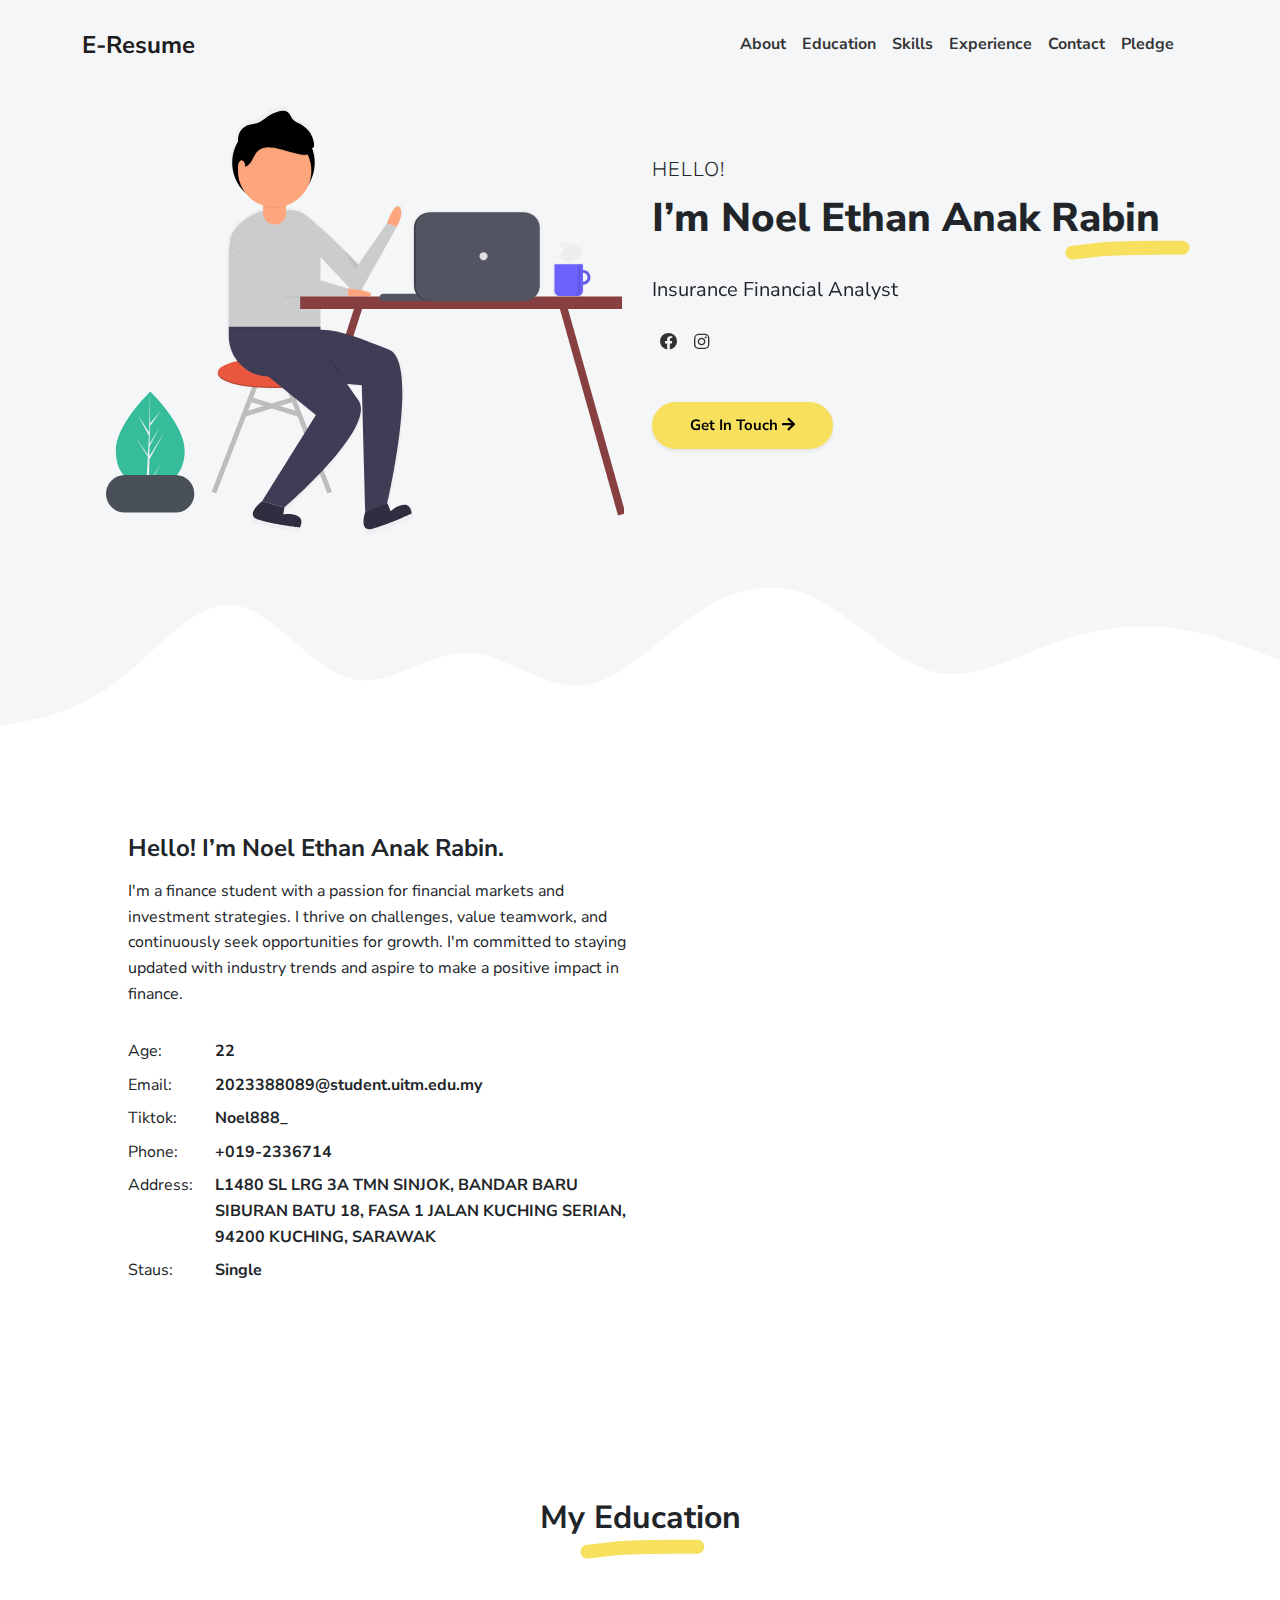
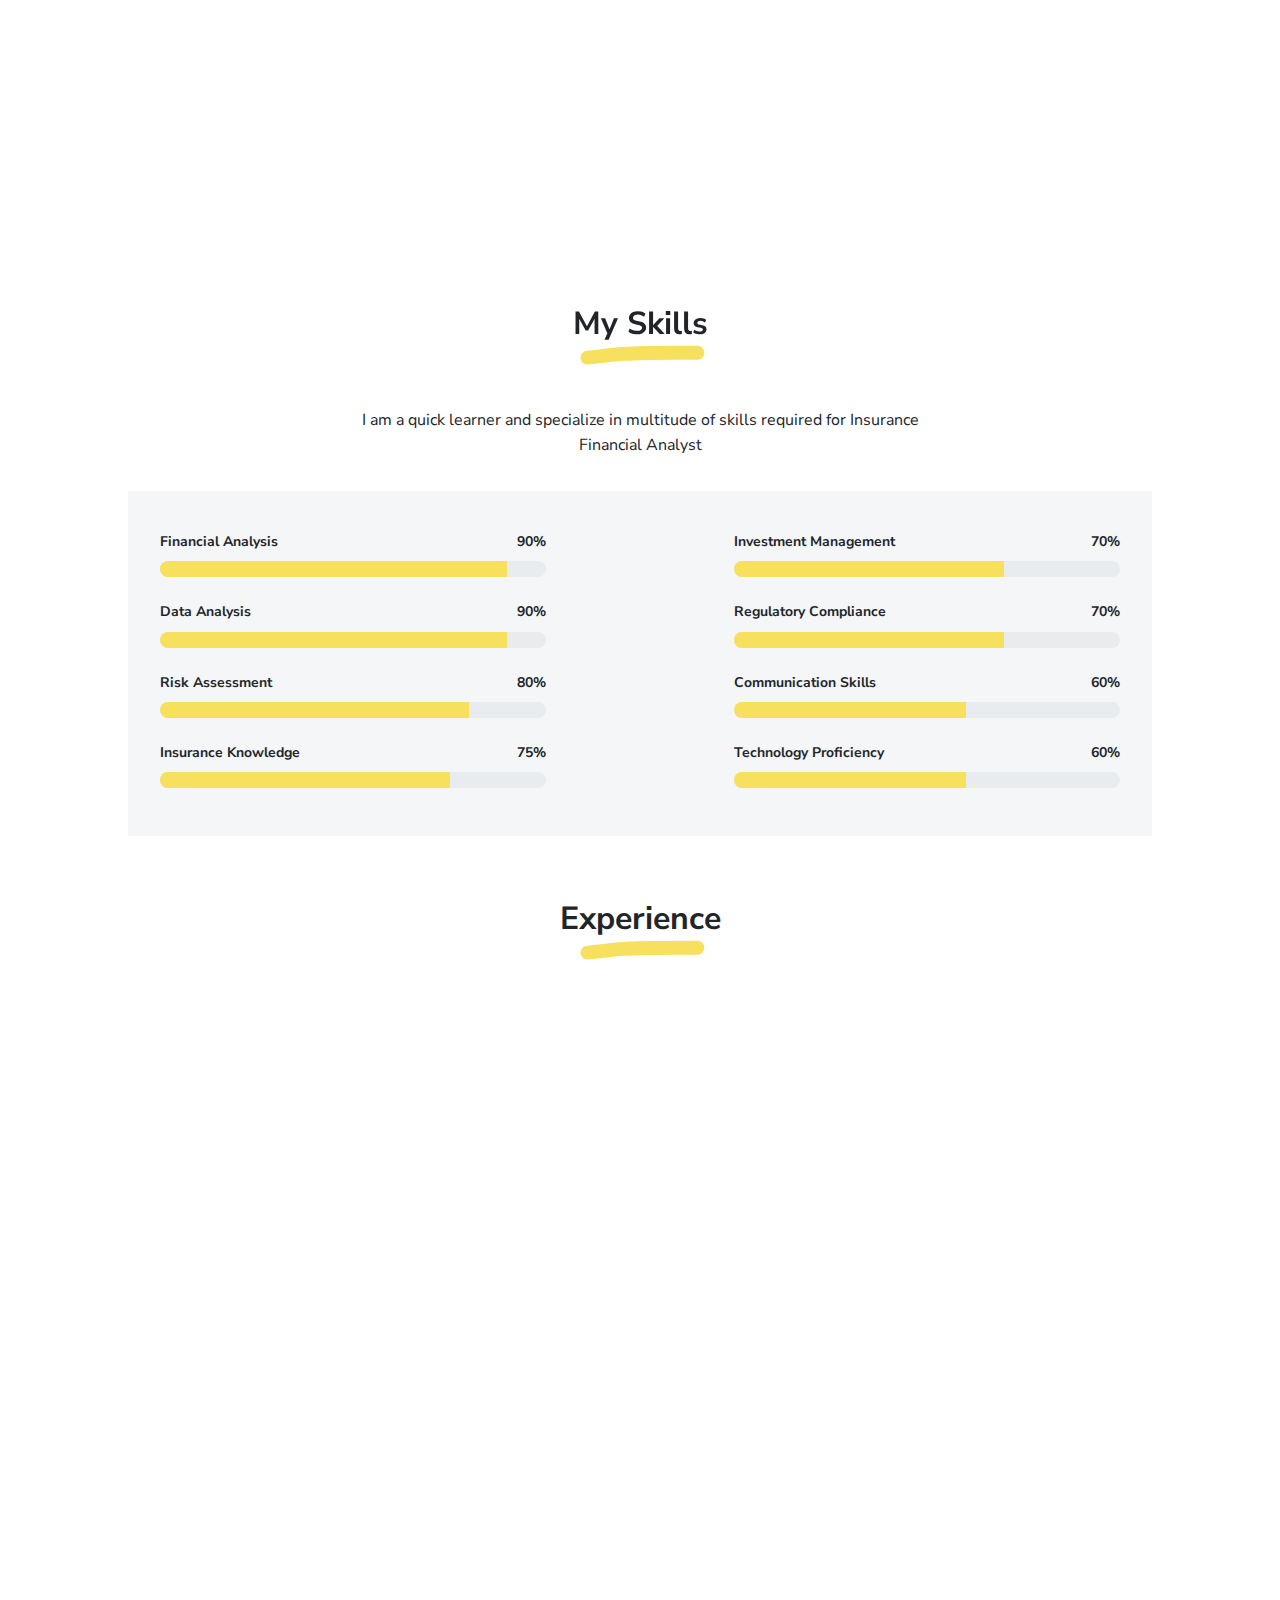
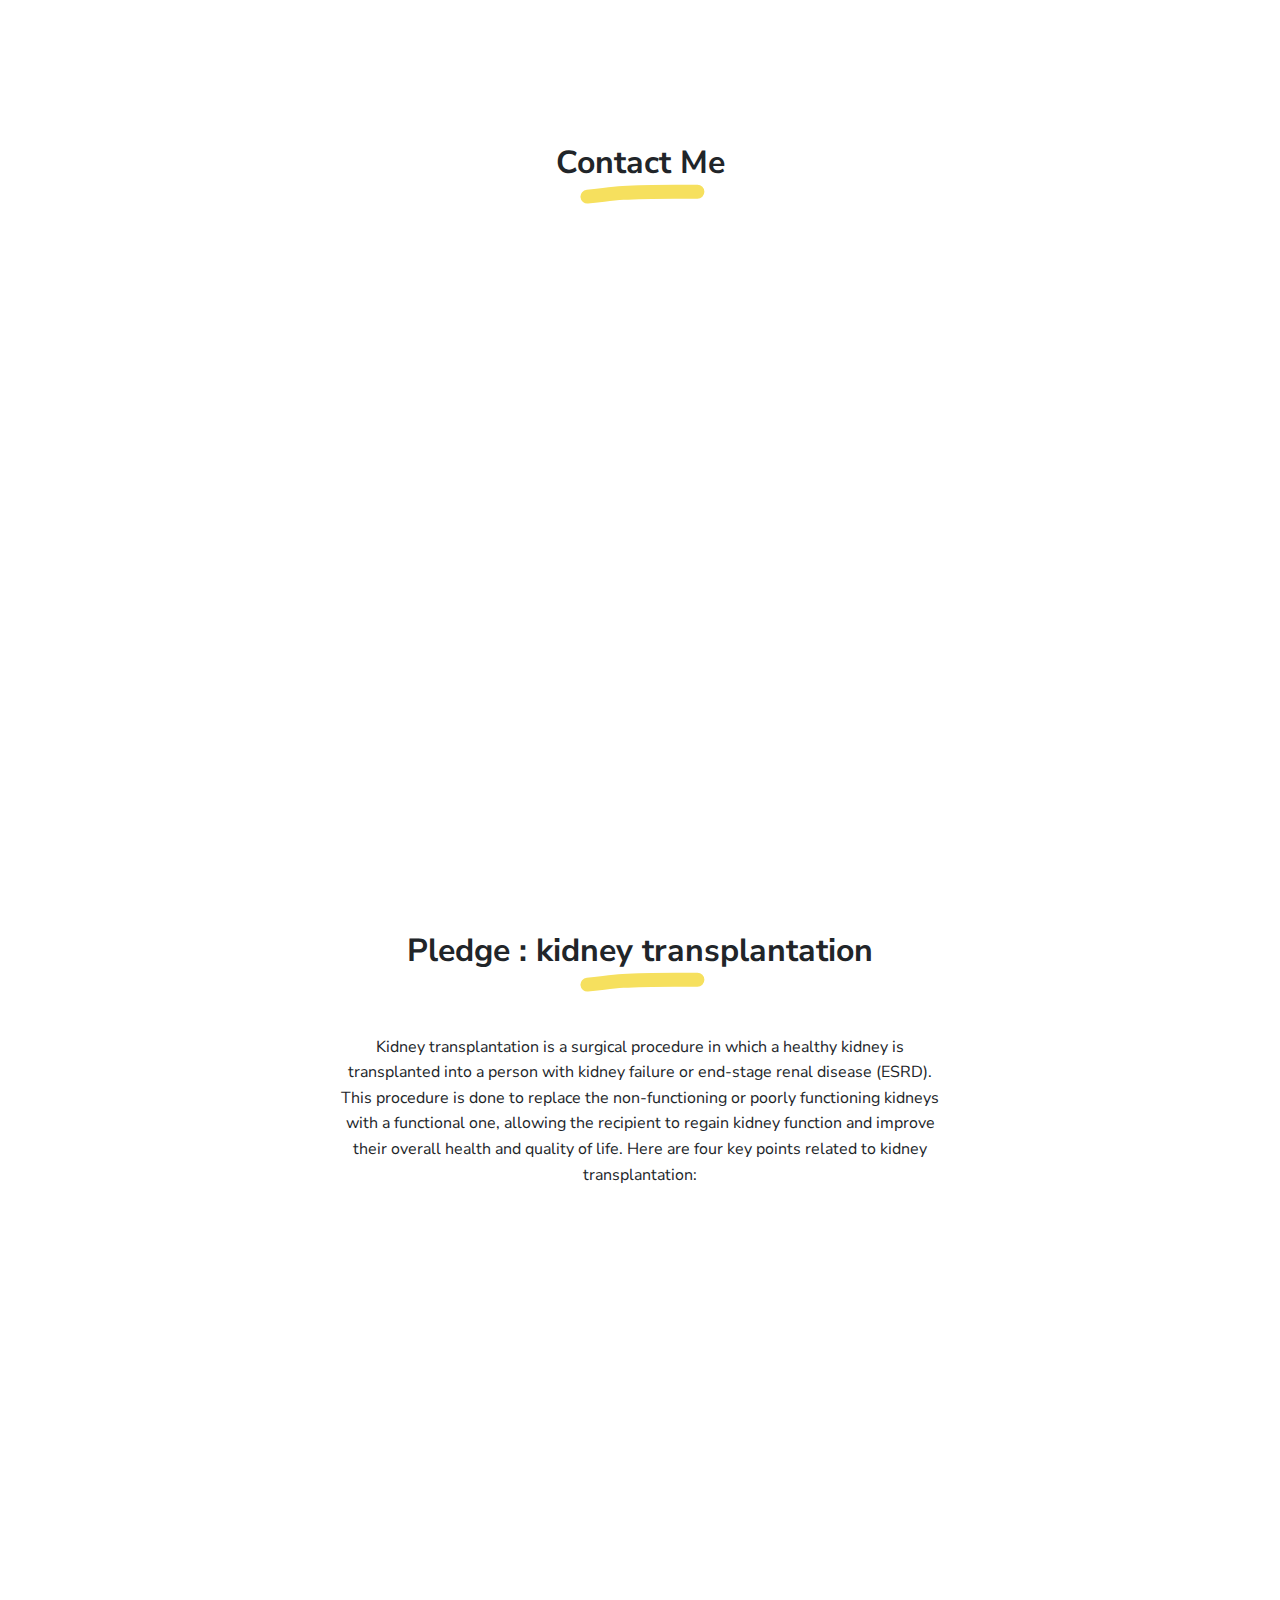
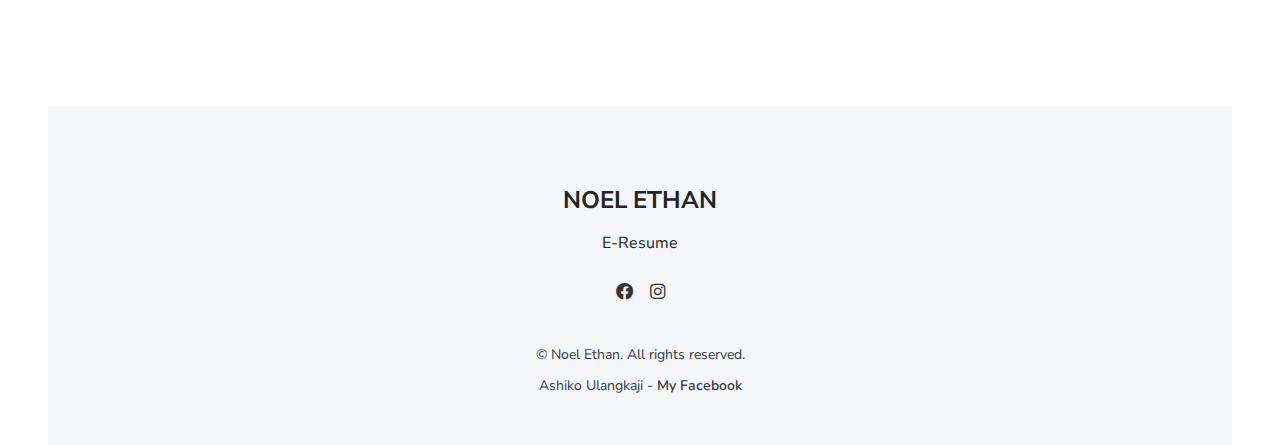
<file: index.html>
<!DOCTYPE html>
<!-- upto 2 directory depth-->
<html lang="en-US">
  <head>
    <meta charset="UTF-8">
    <meta http-equiv="X-UA-Compatible" content="IE=edge">
    <meta name="viewport" content="width=device-width, initial-scale=1">
    <title>NOEL ETHAN</title>
    <link rel="preconnect" href="https://fonts.gstatic.com" crossorigin="crossorigin"/>
    <link rel="preload" as="style" href="https://fonts.googleapis.com/css2?family=Nunito+Sans:wght@300;400;700;800&amp;display=swap"/>
    <link rel="stylesheet" href="https://fonts.googleapis.com/css2?family=Nunito+Sans:wght@300;400;700;800&amp;display=swap" media="print" onload="this.media='all'"/>
    <noscript>
      <link rel="stylesheet" href="https://fonts.googleapis.com/css2?family=Nunito+Sans:wght@300;400;700;800&amp;display=swap"/>
    </noscript>
    <link href="./css/font-awesome/css/all.min.css?ver=1.2.0" rel="stylesheet">
    <link href="./css/bootstrap-icons/bootstrap-icons.css?ver=1.2.0" rel="stylesheet">
    <link href="./css/bootstrap.min.css?ver=1.2.0" rel="stylesheet">
    <link href="./css/aos.css?ver=1.2.0" rel="stylesheet">
    <link href="./css/main.css?ver=1.2.0" rel="stylesheet">
    <noscript>
      <style type="text/css">
        [data-aos] {
            opacity: 1 !important;
            transform: translate(0) scale(1) !important;
        }
      </style>
    </noscript>
  </head>
  <body id="top">
    <header class="bg-light">
      <nav class="navbar navbar-expand-lg navbar-light bg-light" id="header-nav" role="navigation">
        <div class="container"><a class="link-dark navbar-brand site-title mb-0" href="#">E-Resume</a>
          <button class="navbar-toggler" type="button" data-bs-toggle="collapse" data-bs-target="#navbarSupportedContent" aria-controls="navbarSupportedContent" aria-expanded="false" aria-label="Toggle navigation"><span class="navbar-toggler-icon"></span></button>
          <div class="collapse navbar-collapse" id="navbarSupportedContent">
            <ul class="navbar-nav ms-auto me-2">
              <li class="nav-item"><a class="nav-link" href="#about">About</a></li>
              <li class="nav-item"><a class="nav-link" href="#achievement">Education</a></li>
              <li class="nav-item"><a class="nav-link" href="#skills">Skills</a></li>
             
              <li class="nav-item"><a class="nav-link" href="#experience">Experience</a></li>
              <li class="nav-item"><a class="nav-link" href="#contact">Contact</a></li>
                <li class="nav-item"><a class="nav-link" href="#pledge">Pledge</a></li>
            </ul>
          </div>
        </div>
      </nav>
    </header>
    <div class="page-content">
      <div id="content">
<header>
  <div class="cover bg-light">
    <div class="container px-3">
      <div class="row">
        <div class="col-lg-6 p-2"><img class="img-fluid" src="images/illustrations/hello3.svg" alt="hello"/></div>
        <div class="col-lg-6">
          <div class="mt-5">
            <p class="lead text-uppercase mb-1">Hello!</p>
            <h1 class="intro-title marker" data-aos="fade-left" data-aos-delay="50">I’m Noel Ethan Anak Rabin</h1>
            <p class="lead fw-normal mt-3" data-aos="fade-up" data-aos-delay="100">Insurance Financial Analyst</p>
            <div class="social-nav" data-aos="fade-up" data-aos-delay="200">
              <nav role="navigation">
                <ul class="nav justify-content-left">
                  <li class="nav-item"><a class="nav-link" href="https://www.facebook.com/MaGiXBattery" title="Facebook"><i class="fab fa-facebook"></i><span class="menu-title sr-only">Facebook</span></a></li>
                  <li class="nav-item"><a class="nav-link" href="https://www.instagram.com/noel888___" title="Instagram"><i class="fab fa-instagram"></i><span class="menu-title sr-only">Instagram</span></a></li>
                  
                </ul>
              </nav>
            </div>
            <div class="mt-3" data-aos="fade-up" data-aos-delay="200"><a class="btn btn-primary shadow-sm mt-1 hover-effect" href="#contact">Get In Touch <i class="fas fa-arrow-right"></i></a></div>
          </div>
        </div>
      </div>
    </div>
  </div>
  <div class="wave-bg"></div>
</header>
<div class="section pt-4 px-3 px-lg-4" id="about">
  <div class="container-narrow">
    <div class="row">
      <div class="col-md-6">
        <h2 class="h4 my-2">Hello! I’m Noel Ethan Anak Rabin.</h2>
        <p>I'm a finance student with a passion for financial markets and investment strategies. I thrive on challenges, value teamwork, and continuously seek opportunities for growth. I'm committed to staying updated with industry trends and aspire to make a positive impact in finance.</p>
        <div class="row mt-3">
          <div class="col-sm-2">
            <div class="pb-1">Age:</div>
          </div>
          <div class="col-sm-10">
            <div class="pb-1 fw-bolder">22</div>
          </div>
          <div class="col-sm-2">
            <div class="pb-1">Email:</div>
          </div>
          <div class="col-sm-10">
            <div class="pb-1 fw-bolder">2023388089@student.uitm.edu.my</div>
          </div>
          <div class="col-sm-2">
            <div class="pb-1">Tiktok:</div>
          </div>
          <div class="col-sm-10">
            <div class="pb-1 fw-bolder">Noel888_</div>
          </div>
          <div class="col-sm-2">
            <div class="pb-1">Phone:</div>
          </div>
          <div class="col-sm-10">
            <div class="pb-1 fw-bolder">+019-2336714</div>
          </div>
          <div class="col-sm-2">
            <div class="pb-1">Address:</div>
          </div>
          <div class="col-sm-10">
            <div class="pb-1 fw-bolder">L1480 SL LRG 3A TMN SINJOK, BANDAR BARU SIBURAN BATU 18, FASA 1 JALAN KUCHING SERIAN, 94200 KUCHING, SARAWAK</div>
          </div>
          <div class="col-sm-2">
            <div class="pb-1">Staus:</div>
          </div>
          <div class="col-sm-10">
            <div class="pb-1 fw-bolder">Single</div>
          </div>
        </div>
      </div>
      <div class="col-md-5 offset-md-1" data-aos="fade-left" data-aos-delay="100"><img class="avatar img-fluid mt-2" src="images/avatar.jpeg" width="400" height="400" alt="Walter Patterson"/></div>
    </div>
  </div>
</div>
<div class="section px-3 px-lg-4 pt-5" id="achievement">
  <div class="container-narrow">
    <div class="text-center mb-5">
      <h2 class="marker marker-center">My Education</h2>
    </div>
    <div class="text-center">
      <p class="mx-auto mb-3" style="max-width:600px"> </p>
    </div>
    <div class="row py-3">
      <div class="col-md-3 text-center" data-aos="fade-up" data-aos-delay="100"><img class="mb-2" src="images/services/web-design.svg" width="96" height="96" alt="web design"/>
        <div class="h5">PT3</div>
      </div>
      <div class="col-md-3 text-center" data-aos="fade-up" data-aos-delay="200"><img class="mb-2" src="images/services/graphic-design.svg" width="96" height="96" alt="graphic design"/>
        <div class="h5">SPM</div>
      </div>
      <div class="col-md-3 text-center" data-aos="fade-up" data-aos-delay="300"><img class="mb-2" src="images/services/ui-ux.svg" width="96" height="96" alt="ui-ux"/>
        <div class="h5">Diploma in Banking</div>
      </div>
      <div class="col-md-3 text-center" data-aos="fade-up" data-aos-delay="400"><img class="mb-2" src="images/services/app-development.svg" width="96" height="96" alt="app development"/>
        <div class="h5">Bachelor Degree in Finance</div>
      </div>
    </div>
  </div>
</div>
<div class="section px-3 px-lg-4 pt-5" id="skills">
  <div class="container-narrow">
    <div class="text-center mb-5">
      <h2 class="marker marker-center">My Skills</h2>
    </div>
    <div class="text-center">
      <p class="mx-auto mb-3" style="max-width:600px">I am a quick learner and specialize in multitude of skills required for Insurance Financial Analyst</p>
    </div>
    <div class="bg-light p-3">
      <div class="row">
        <div class="col-md-5">
          <div class="py-1">
            <div class="d-flex text-small fw-bolder"><span class="me-auto">Financial Analysis</span><span>90%</span></div>
            <div class="progress my-1">
              <div class="progress-bar bg-primary" role="progressbar" data-aos="zoom-in-right" data-aos-delay="100" data-aos-anchor=".skills-section" style="width: 90%" aria-valuenow="90" aria-valuemin="0" aria-valuemax="100"></div>
            </div>
          </div>
          <div class="py-1">
            <div class="d-flex text-small fw-bolder"><span class="me-auto">Data Analysis</span><span>90%</span></div>
            <div class="progress my-1">
              <div class="progress-bar bg-primary" role="progressbar" data-aos="zoom-in-right" data-aos-delay="200" data-aos-anchor=".skills-section" style="width: 90%" aria-valuenow="90" aria-valuemin="0" aria-valuemax="100"></div>
            </div>
          </div>
          <div class="py-1">
            <div class="d-flex text-small fw-bolder"><span class="me-auto">Risk Assessment</span><span>80%</span></div>
            <div class="progress my-1">
              <div class="progress-bar bg-primary" role="progressbar" data-aos="zoom-in-right" data-aos-delay="300" data-aos-anchor=".skills-section" style="width: 80%" aria-valuenow="80" aria-valuemin="0" aria-valuemax="100"></div>
            </div>
          </div>
          <div class="py-1">
            <div class="d-flex text-small fw-bolder"><span class="me-auto">Insurance Knowledge</span><span>75%</span></div>
            <div class="progress my-1">
              <div class="progress-bar bg-primary" role="progressbar" data-aos="zoom-in-right" data-aos-delay="300" data-aos-anchor=".skills-section" style="width: 75%" aria-valuenow="75" aria-valuemin="0" aria-valuemax="100"></div>
            </div>
          </div>
        </div>
        <div class="col-md-5 offset-md-2">
          <div class="py-1">
            <div class="d-flex text-small fw-bolder"><span class="me-auto">Investment Management</span><span>70%</span></div>
            <div class="progress my-1">
              <div class="progress-bar bg-primary" role="progressbar" data-aos="zoom-in-right" data-aos-delay="400" data-aos-anchor=".skills-section" style="width: 70%" aria-valuenow="70" aria-valuemin="0" aria-valuemax="100"></div>
            </div>
          </div>
          <div class="py-1">
            <div class="d-flex text-small fw-bolder"><span class="me-auto">Regulatory Compliance</span><span>70%</span></div>
            <div class="progress my-1">
              <div class="progress-bar bg-primary" role="progressbar" data-aos="zoom-in-right" data-aos-delay="500" data-aos-anchor=".skills-section" style="width: 70%" aria-valuenow="70" aria-valuemin="0" aria-valuemax="100"></div>
            </div>
          </div>
          <div class="py-1">
            <div class="d-flex text-small fw-bolder"><span class="me-auto">Communication Skills</span><span>60%</span></div>
            <div class="progress my-1">
              <div class="progress-bar bg-primary" role="progressbar" data-aos="zoom-in-right" data-aos-delay="600" data-aos-anchor=".skills-section" style="width: 60%" aria-valuenow="60" aria-valuemin="0" aria-valuemax="100"></div>
            </div>
          </div>
          <div class="py-1">
            <div class="d-flex text-small fw-bolder"><span class="me-auto">Technology Proficiency</span><span>60%</span></div>
            <div class="progress my-1">
              <div class="progress-bar bg-primary" role="progressbar" data-aos="zoom-in-right" data-aos-delay="600" data-aos-anchor=".skills-section" style="width: 60%" aria-valuenow="60" aria-valuemin="0" aria-valuemax="100"></div>
            </div>
          </div>
        </div>
      </div>
    </div>
  </div>
</div>

<div class="section px-3 px-lg-4 pt-5" id="experience">
  <div class="container-narrow">
    <div class="text-center mb-5">
      <h2 class="marker marker-center">Experience</h2>
    </div>
    <div class="row">
      <div class="col-md-6">
        <div class="card mb-3" data-aos="fade-right" data-aos-delay="100">
          <div class="card-header px-3 py-2">
            <div class="d-flex justify-content-between">
              <div>
                <h3 class="h5 mb-1">Customer Service Associate</h3>
                <div class="text-muted text-small">ABC Retail Store. <small>(2017-2018)</small></div>
              </div><img src="images/services/ui-ux.svg" width="48" height="48" alt="ui-ux"/>
            </div>
          </div>
          <div class="card-body px-3 py-2">
            <p>Worked as a Customer Service Associate at ABC Retail Store, where I provided excellent customer service by assisting customers with their inquiries, helping them locate products, and processing transactions. Developed strong communication and problem-solving skills while ensuring customer satisfaction.</p>
            
          </div>
        </div>
      </div>
      <div class="col-md-6">
        <div class="card mb-3" data-aos="fade-left" data-aos-delay="300">
          <div class="card-header px-3 py-2">
            <div class="d-flex justify-content-between">
              <div>
                <h3 class="h5 mb-1">Retail Sales Assistant</h3>
                <div class="text-muted text-small">XYZ Electronics Store. <small>(2018-2019)</small></div>
              </div><img src="images/services/app-development.svg" width="48" height="48" alt="app development"/>
            </div>
          </div>
          <div class="card-body px-3 py-2">
            <p>Served as a Retail Sales Assistant at XYZ Electronics Store, responsible for product merchandising, assisting customers in selecting electronic gadgets, and maintaining store cleanliness. Gained valuable retail experience and product knowledge in the electronics industry.</p>
            
          </div>
        </div>
      </div>
      <div class="col-md-6">
        <div class="card mb-3" data-aos="fade-right" data-aos-delay="200">
          <div class="card-header px-3 py-2">
            <div class="d-flex justify-content-between">
              <div>
                <h3 class="h5 mb-1">Freelance Graphic Designer</h3>
                <div class="text-muted text-small">Self-Employed. <small>(2019-2020)</small></div>
              </div><img src="images/services/web-design.svg" width="48" height="48" alt="web design"/>
            </div>
          </div>
          <div class="card-body px-3 py-2">
            <p>Started a freelance graphic design business, providing design services to clients for various projects, including logo design, promotional materials, and social media graphics. Developed proficiency in graphic design software and client communication.</p>
            
          </div>
        </div>
      </div>
      <div class="col-md-6">
        <div class="card mb-3" data-aos="fade-left" data-aos-delay="400">
          <div class="card-header px-3 py-2">
            <div class="d-flex justify-content-between">
              <div>
                <h3 class="h5 mb-1">Telemarketing Sales Representative</h3>
                <div class="text-muted text-small">LMN Telecommunications. <small>(2020-2021)</small></div>
              </div><img src="images/services/full-stack.svg" width="48" height="48" alt="full stack"/>
            </div>
          </div>
          <div class="card-body px-3 py-2">
            <p>Worked as a Telemarketing Sales Representative at LMN Telecommunications, where I made outbound sales calls to prospective customers to promote telecommunications services and products. Developed persuasive communication skills and achieved sales targets by effectively conveying product benefits and handling customer objections.</p>
            
          </div>
        </div>
      </div>
    </div>
  </div>
</div>

<div class="section px-2 px-lg-4 pb-4 pt-5 mb-5" id="contact">
  <div class="container-narrow">
    <div class="text-center mb-5">
      <h2 class="marker marker-center">Contact Me</h2>
    </div>
    <div class="row">
      <div class="col-md-6" data-aos="zoom-in" data-aos-delay="100">
        <div class="bg-light my-2 p-3 pt-2"><form action="https://formspree.io/your@email.com"
    method="POST">
    <div class="form-group my-2">
      <label for="name" class="form-label fw-bolder">Name</label>
      <input class="form-control" type="text" id="name" name="name" required>
    </div>
    <div class="form-group my-2">
      <label for="email" class="form-label fw-bolder">Email</label>
      <input class="form-control" type="email" id="email" name="_replyto" required>
    </div>
  <div class="form-group my-2">
    <label for="message" class="form-label fw-bolder">Message</label>
    <textarea class="form-control" style="resize: none;" id="message" name="message" rows="4" required></textarea>
  </div>
  <button class="btn btn-primary mt-2" type="submit">Send</button>
</form>
        </div>
      </div>
      <div class="col-md-6" data-aos="fade-left" data-aos-delay="300">
        <div class="mt-3 px-1">
          <div class="h5">Let’s talk how I can help you!</div>
          <p>If you are interested in inviting me as your employee, send me a message using the contact form. </p>
          <p>Or get in touch using my email, Tiktok or my contact number.</p>
          <p>See you!</p>
        </div>
        <div class="mt-53 px-1">
          <div class="row"> 
            <div class="col-sm-2">
              <div class="pb-1">Email:</div>
            </div>
            <div class="col-sm-10">
              <div class="pb-1 fw-bolder">2023388089@student.uitm.edu.my</div>
            </div>
            <div class="col-sm-2">
              <div class="pb-1">Tiktok:</div>
            </div>
            <div class="col-sm-10">
              <div class="pb-1 fw-bolder">Noel888_</div>
            </div>
            <div class="col-sm-2">
              <div class="pb-1">Phone:</div>
            </div>
            <div class="col-sm-10">
              <div class="pb-1 fw-bolder">+019-2336714</div>
            </div>
          </div>
        </div>
      </div>
    </div>
  </div>
</div>
          <div class="section px-3 px-lg-4 pt-5" id="pledge">
  <div class="container-narrow">
    <div class="text-center mb-5">
      <h2 class="marker marker-center">Pledge : kidney transplantation
</h2>
        
    </div>
      <div class="text-center">
      <p class="mx-auto mb-3" style="max-width:600px">Kidney transplantation is a surgical procedure in which a healthy kidney is transplanted into a person with kidney failure or end-stage renal disease (ESRD). This procedure is done to replace the non-functioning or poorly functioning kidneys with a functional one, allowing the recipient to regain kidney function and improve their overall health and quality of life. Here are four key points related to kidney transplantation:</p>
    <div class="row">
      <div class="col-md-6">
        <div class="card mb-3" data-aos="fade-right" data-aos-delay="100">
          <div class="card-header px-3 py-2">
            <div class="d-flex justify-content-between">
              <div>
                  
                  
                <h3 class="h5 mb-1">Donor Selection</h3>
                
              </div><img src="images/services/ui-ux.svg" width="48" height="48" alt="ui-ux"/>
            </div>
          </div>
          <div class="card-body px-3 py-2">
            <p>Kidneys can come from living or deceased donors and are carefully matched to recipients to minimize rejection risk.</p>
            
          </div>
        </div>
      </div>
      <div class="col-md-6">
        <div class="card mb-3" data-aos="fade-left" data-aos-delay="300">
          <div class="card-header px-3 py-2">
            <div class="d-flex justify-content-between">
              <div>
                <h3 class="h5 mb-1">Recipient Evaluation</h3>
                
              </div><img src="images/services/app-development.svg" width="48" height="48" alt="app development"/>
            </div>
          </div>
          <div class="card-body px-3 py-2">
            <p>Recipients undergo extensive assessments to ensure physical and mental readiness and a realistic understanding of post-transplant care.</p>
            
          </div>
        </div>
      </div>
      <div class="col-md-6">
        <div class="card mb-3" data-aos="fade-right" data-aos-delay="200">
          <div class="card-header px-3 py-2">
            <div class="d-flex justify-content-between">
              <div>
                <h3 class="h5 mb-1">Transplant Surgery</h3>
                
              </div><img src="images/services/web-design.svg" width="48" height="48" alt="web design"/>
            </div>
          </div>
          <div class="card-body px-3 py-2">
            <p>Non-functioning kidneys are removed, and a healthy donor kidney is placed in the recipient's abdomen, with connections made to blood vessels and the bladder.</p>
            
          </div>
        </div>
      </div>
      <div class="col-md-6">
        <div class="card mb-3" data-aos="fade-left" data-aos-delay="400">
          <div class="card-header px-3 py-2">
            <div class="d-flex justify-content-between">
              <div>
                <h3 class="h5 mb-1">Post-Transplant Care</h3>
                
              </div><img src="images/services/full-stack.svg" width="48" height="48" alt="full stack"/>
            </div>
          </div>
          <div class="card-body px-3 py-2">
            <p>Recipients take immunosuppressive medications to prevent rejection, need lifelong monitoring, and should maintain a healthy lifestyle to reduce complications.</p>
            
          </div>
        </div>
      </div>
    </div>
  </div>
</div>

<footer class="pt-4 pb-4 text-center bg-light">
  <div class="container">
    <div class="my-3">
      <div class="h4">NOEL ETHAN</div>
      <p>E-Resume</p>
      <div class="social-nav">
        <nav role="navigation">
          <ul class="nav justify-content-center">
            
            <li class="nav-item"><a class="nav-link" href="https://www.facebook.com/MaGiXBattery" title="Facebook"><i class="fab fa-facebook"></i><span class="menu-title sr-only">Facebook</span></a></li>
            <li class="nav-item"><a class="nav-link" href="https://www.instagram.com/noel888___" title="Instagram"><i class="fab fa-instagram"></i><span class="menu-title sr-only">Instagram</span></a></li>
            
          </ul>
        </nav>
      </div>
    </div>
      
            
    <div class="text-small text-secondary">
      <div class="mb-1">&copy; Noel Ethan. All rights reserved.</div>
      <div>
        Ashiko Ulangkaji - <a href="https://www.facebook.com/MaGiXBattery" target="_blank">My Facebook</a></div>
    </div>
  </div>
    
</footer></div>
    </div>
    <div id="scrolltop"><a class="btn btn-secondary" href="#top"><span class="icon"><i class="fas fa-angle-up fa-x"></i></span></a></div>
    <script src="./scripts/imagesloaded.pkgd.min.js?ver=1.2.0"></script>
    <script src="./scripts/masonry.pkgd.min.js?ver=1.2.0"></script>
    <script src="./scripts/BigPicture.min.js?ver=1.2.0"></script>
    <script src="./scripts/purecounter.min.js?ver=1.2.0"></script>
    <script src="./scripts/bootstrap.bundle.min.js?ver=1.2.0"></script>
    <script src="./scripts/aos.min.js?ver=1.2.0"></script>
    <script src="./scripts/main.js?ver=1.2.0"></script>
      </div>
    </body>
    

</html>
</file>
<file: css/main.css>
html, body {
  overflow-x: hidden;
}

/**
 * Enable smooth scrolling on the whole document
 */
html {
  scroll-behavior: smooth;
}

/**
 * Disable smooth scrolling when users have prefers-reduced-motion enabled
 */
@media screen and (prefers-reduced-motion: reduce) {
  html {
    scroll-behavior: auto;
  }
}

/**
 * Add .section to every anchored element for scroll margin
 */
.section {
  scroll-margin-top: 2rem;
}

/* Header */
.site-title {
  font-size: 1.5rem;
  font-weight: 700;
  line-height: 3rem;
  text-decoration: none;
}

@media (min-width: 48em) {
  .site-title {
    float: left;
  }
}

.nav-link {
  font-weight: 700;
  color: rgba(0, 0, 0, 0.8) !important;
}

.social-nav .nav-link {
  padding: 0 0.5rem;
  font-size: 1.1rem;
  line-height: 2.5rem;
}

.nav-link:hover,
.nav-link:focus,
.active .nav-link {
  color: rgba(0, 0, 0, 0.6) !important;
}

/* Hero (intro) section */
.intro-title {
  font-weight: 800;
}

@-webkit-keyframes animateWave {
  0% {
    transform: scale(1, 0);
  }
  100% {
    transform: scale(1, 1);
  }
}

@keyframes animateWave {
  0% {
    transform: scale(1, 0);
  }
  100% {
    transform: scale(1, 1);
  }
}

.wave-bg {
  display: block;
  height: 220px;
  width: 100%;
  min-width: 600px;
  transform-origin: top;
  -webkit-animation: animateWave 2000ms cubic-bezier(0.23, 1, 0.32, 1) forwards;
          animation: animateWave 2000ms cubic-bezier(0.23, 1, 0.32, 1) forwards;
  background-image: url("../images/wave-bg.svg");
  background-position: center;
  background-repeat: no-repeat;
}

img.avatar {
  border-radius: 30px;
}

/* Masonary grid for portfolio */
.grid:after {
  content: '';
  display: block;
  clear: both;
}

/* Grid Item */
.grid-sizer,
.grid-item {
  width: 100%;
}

.grid-item {
  padding-bottom: 12px;
}

@media (min-width: 48em) {
  .grid-sizer,
  .grid-item {
    width: 25%;
  }
  .grid-item {
    float: left;
    padding: 6px;
  }
}

.grid-item img {
  display: block;
  width: 100%;
  max-width: 100%;
}

/* Portfolio */
.portolio-section .container {
  padding: 0;
}

.portfolio-item {
  position: relative;
  overflow: hidden;
  text-align: center;
  margin: 0;
}

.portfolio-item figcaption {
  position: absolute;
  top: auto;
  bottom: 0;
  left: 0;
  width: 100%;
  padding: 12px;
  background: rgba(255, 255, 255, 0.75);
  transition: transform 0.35s;
  transform: translate3d(0, 100%, 0);
}

.portfolio-item figcaption h4 {
  color: #222;
  font-size: 16px;
  text-transform: uppercase;
  font-weight: 700;
  margin-bottom: 3px;
}

.portfolio-item figcaption p {
  color: #444;
  font-size: 14px;
  font-weight: 600;
  margin-bottom: 0;
}

.portfolio-item:hover figcaption {
  transform: translate3d(0, 0, 0);
}

/* Portolio Caption */
#bp_container .bp-xc {
  background: #F6E05E !important;
}

#bp_caption a {
  text-decoration: none;
}

/* Footer section */
footer a:not(.nav-link) {
  color: inherit;
  font-weight: 600;
  text-decoration: none;
  cursor: pointer;
}

/* Scroll Top */
#scrolltop {
  display: block;
  visibility: hidden;
  opacity: 0;
  transition: visibility 0s, opacity 0.5s ease-in;
  position: fixed;
  bottom: 20px;
  right: 20px;
}

#scrolltop .btn {
  padding: 3px 11px;
  border-radius: 50%;
}

/* Additional utility styles */
.container-narrow {
  max-width: 1024px;
  margin: 0 auto;
}

.text-small {
  font-size: 0.875rem;
}

.text-uppercase {
  letter-spacing: 0.05em;
}

.hover-effect {
  transition: transform .18s ease-in-out;
}

.hover-effect:hover {
  transform: translateY(-2px);
}

.marker {
  position: relative;
  display: inline;
  width: auto;
}

.marker-center {
  padding-right: 0;
}

.marker:after {
  content: "";
  width: 125px;
  height: 30px;
  position: absolute;
  bottom: -25px;
  right: -30px;
  background-image: url("../images/marker.svg");
  background-repeat: no-repeat;
}

.marker-center:after {
  bottom: -30px;
  left: 50%;
  margin-left: -60px;
}

@media (max-width: 575.98px) {
  .marker {
    padding-right: 0;
  }
  .marker:after {
    bottom: -30px;
    left: 50%;
    margin-left: -60px;
  }
}

.entry-title a {
  text-decoration: none;
}
</file>
